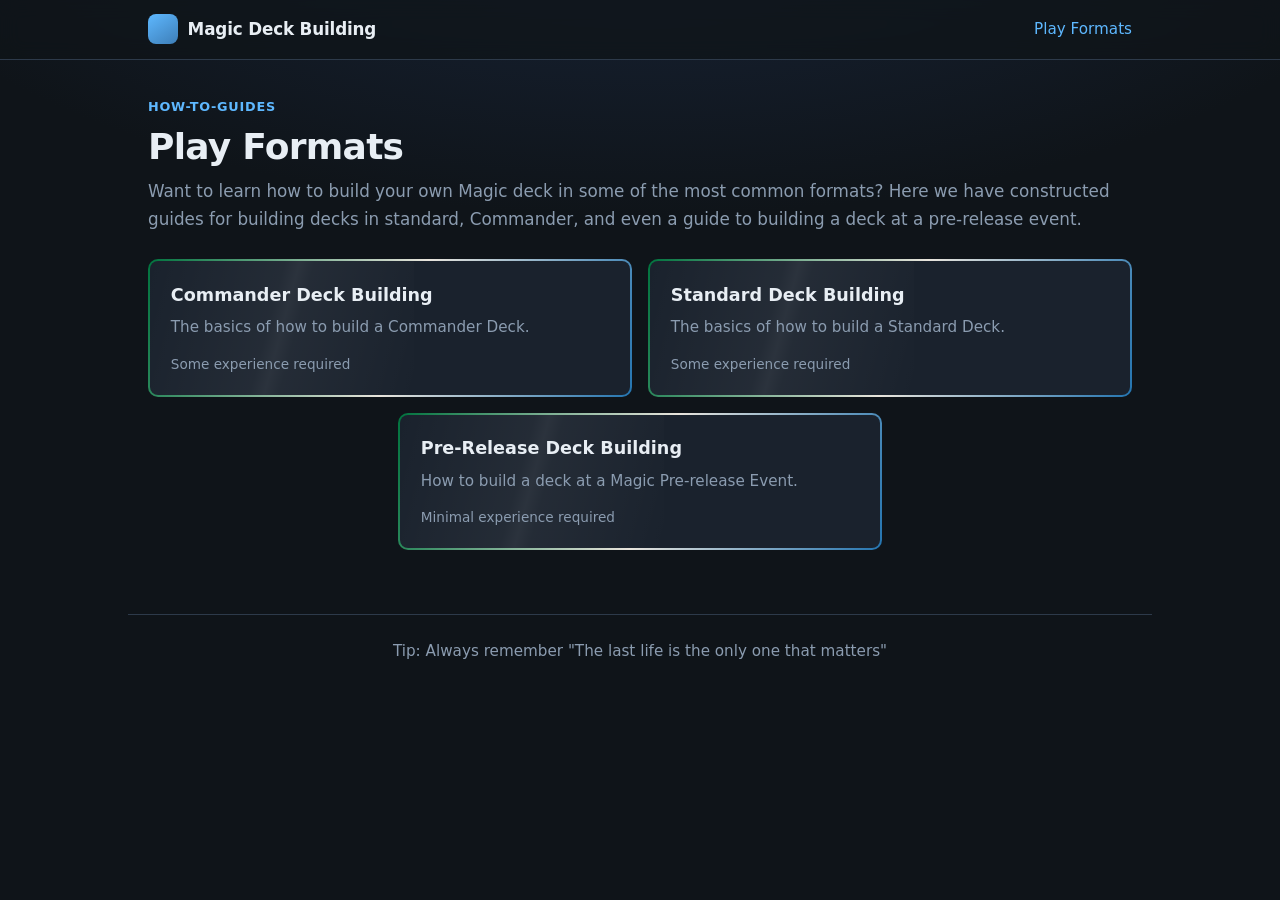
<file: index.html>
<!DOCTYPE html>
<html lang="en">
  <head>
    <meta charset="utf-8" />
    <meta name="viewport" content="width=device-width, initial-scale=1" />
    <title>MAgic Deck Building</title>
    <meta http-equiv="refresh" content="0; url=tutorial/index.html" />
    <link rel="canonical" href="tutorial/index.html" />
    <script>
      // Prefer a real redirect (better than meta refresh).
      window.location.replace("tutorial/index.html");
    </script>
  </head>
  <body>
    <noscript>
      <p><a href="tutorial/index.html">Open tutorials</a></p>
    </noscript>
    <p><a href="tutorial/index.html">Open tutorials</a></p>
  </body>
</html>
</file>
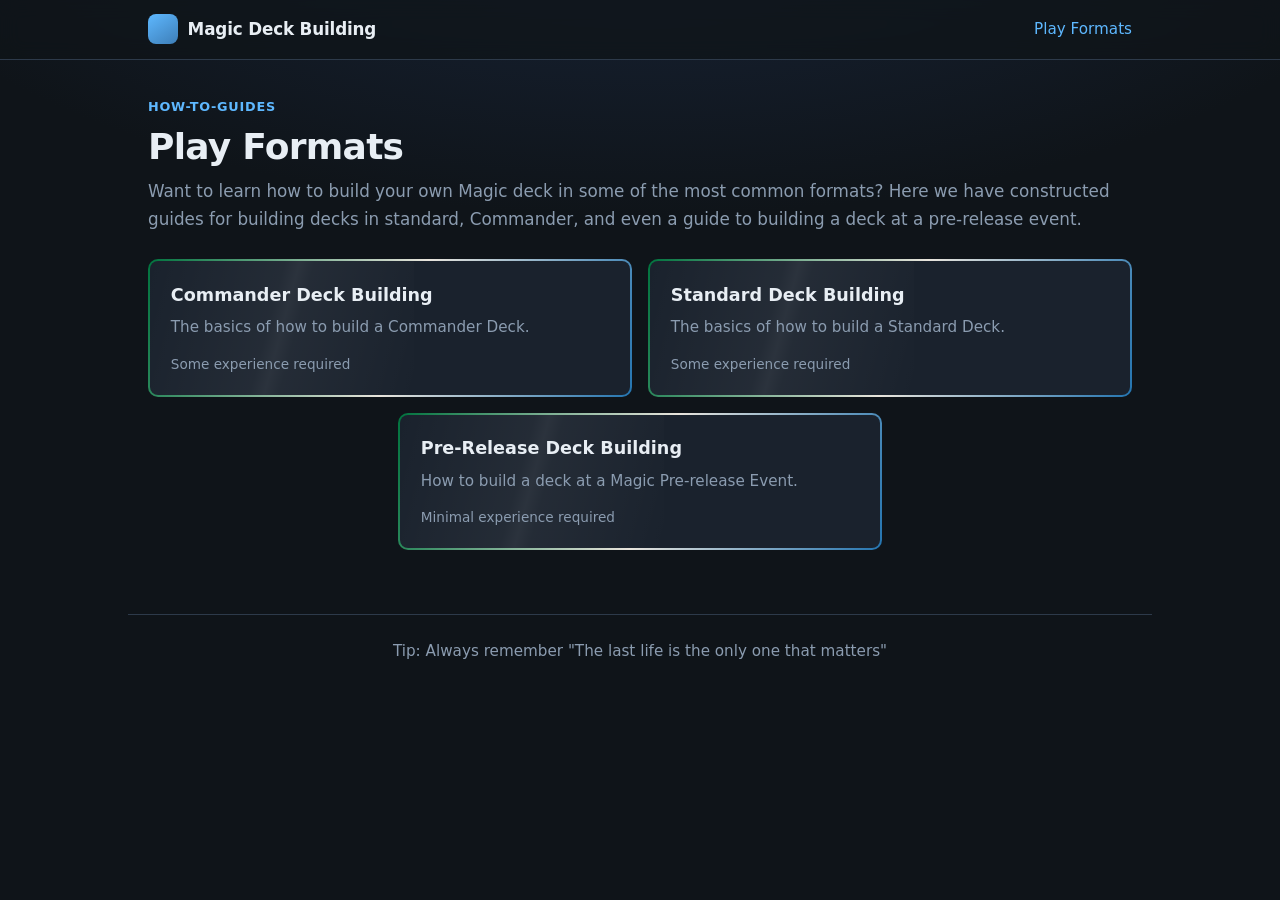
<file: tutorial/index.html>
<!DOCTYPE html>
<html lang="en">
  <head>
    <meta charset="utf-8" />
    <meta name="viewport" content="width=device-width, initial-scale=1" />
    <title>How to Build a Magic: The Gathering Deck</title>
    <link rel="stylesheet" href="assets/tutorial.css" />
  </head>
  <body>
    <header class="site-topbar">
      <div class="topbar-inner">
        <a class="brand" href="../index.html">
          <span class="brand-badge" aria-hidden="true"></span>
          <span>Magic Deck Building</span>
        </a>
        <nav class="topbar-links" aria-label="Primary">
          <a href="index.html" aria-current="page">Play Formats</a>
        </nav>
      </div>
    </header>

    <main class="hub">
      <p class="eyebrow">How-To-Guides</p>
      <h1>Play Formats</h1>
      <p class="lede">
        Want to learn how to build your own Magic deck in some of the most common formats?
Here we have constructed guides for building decks in standard, Commander, and even a guide to building a deck at a pre-release event.
      </p>

      <div class="cards">
        <a class="card" href="getting-started.html">
          <h2>Commander Deck Building</h2>
          <p>The basics of how to build a Commander Deck.</p>
          <div class="meta">Some experience required</div>
        </a>

        <a class="card" href="building-your-first-deck.html">
          <h2>Standard Deck Building</h2>
          <p>The basics of how to build a Standard Deck.</p>
          <div class="meta">Some experience required</div>
        </a>

        <a class="card" href="troubleshooting.html">
          <h2>Pre-Release Deck Building</h2>
          <p>How to build a deck at a Magic Pre-release Event.</p>
          <div class="meta">Minimal experience required</div>
        </a>
      </div>
    </main>

    <footer class="page-footer">
      <p>Tip: Always remember "The last life is the only one that matters" </p>
    </footer>
  </body>
</html>
</file>
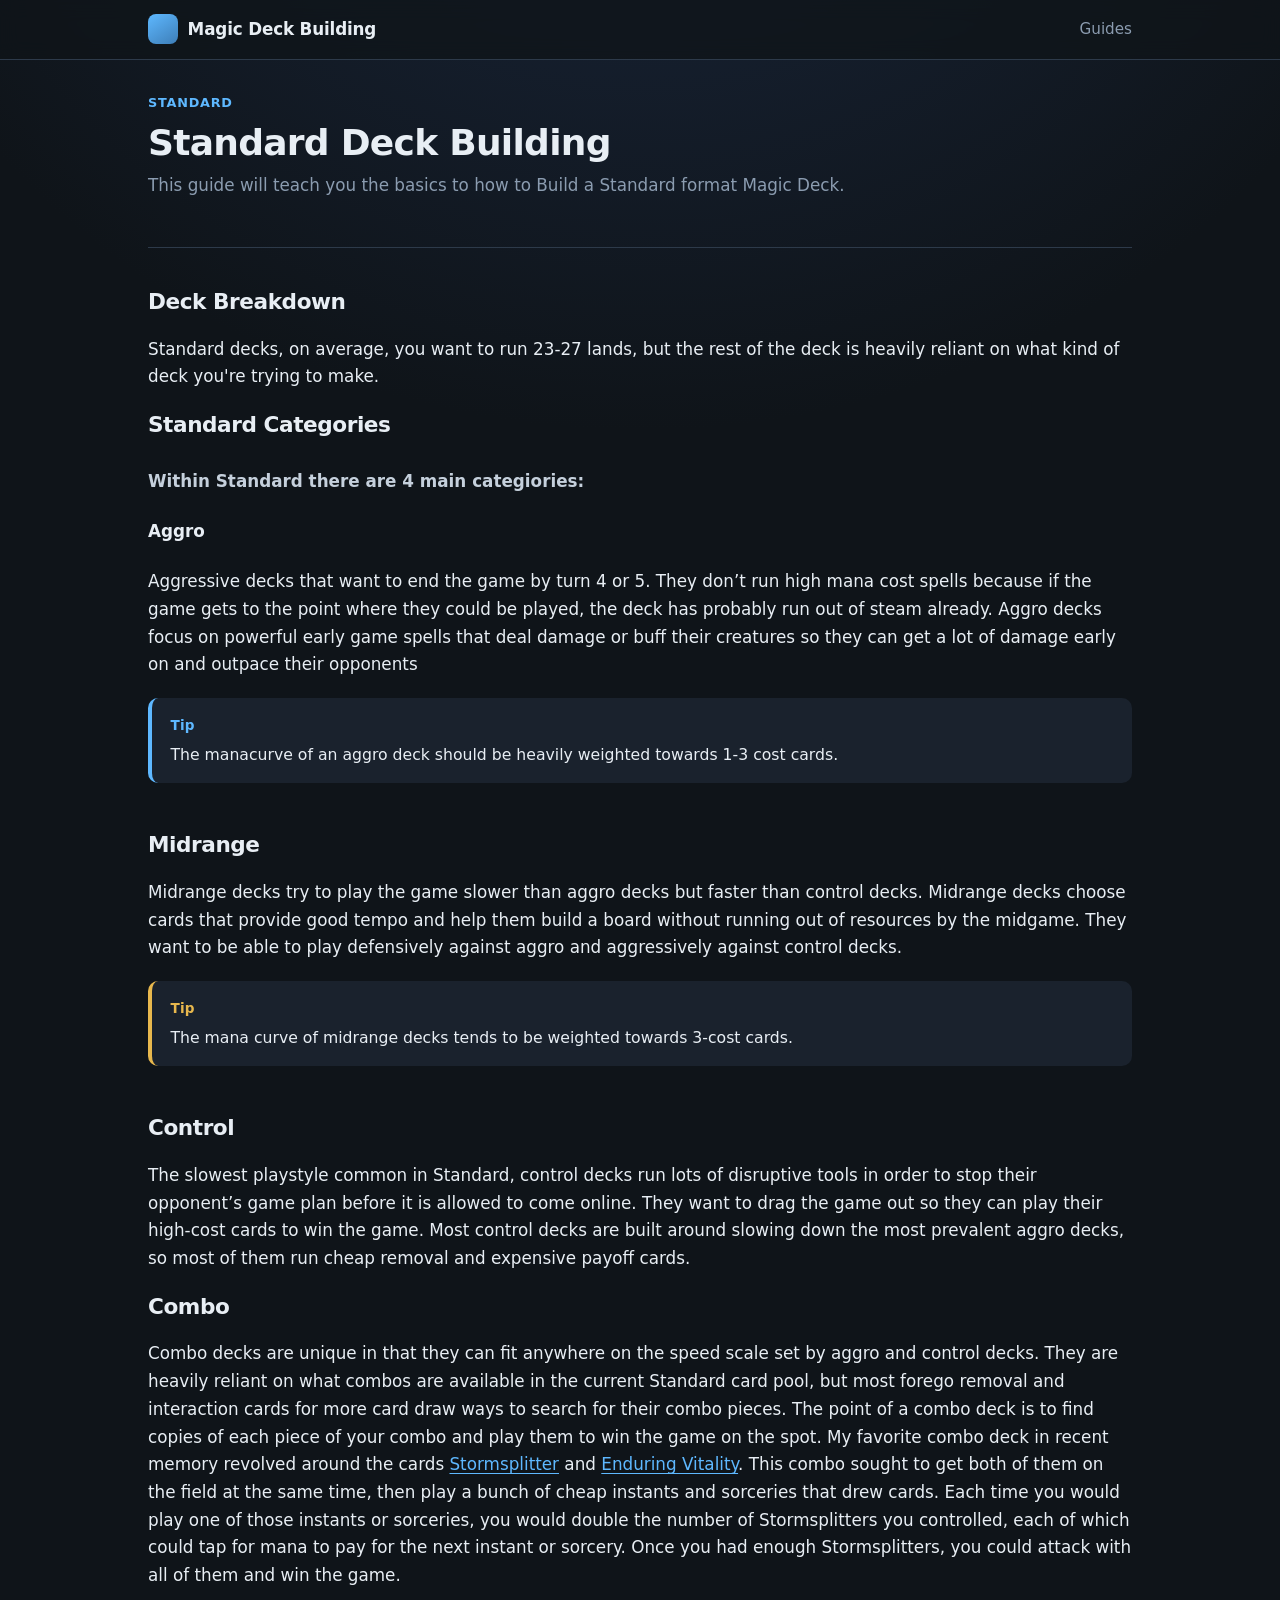
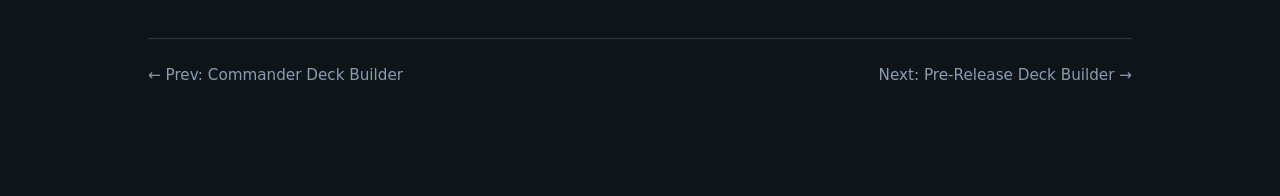
<file: tutorial/building-your-first-deck.html>
<!DOCTYPE html>
<html lang="en">
  <head>
    <meta charset="utf-8" />
    <meta name="viewport" content="width=device-width, initial-scale=1" />
    <title>Standard Deck Building</title>
    <link rel="stylesheet" href="assets/tutorial.css" />
  </head>
  <body>
    <header class="site-topbar">
      <div class="topbar-inner">
        <a class="brand" href="../index.html">
          <span class="brand-badge" aria-hidden="true"></span>
          <span>Magic Deck Building</span>
        </a>
        <nav class="topbar-links" aria-label="Primary">
          <a href="index.html">Guides</a>
        </nav>
      </div>
    </header>

    <div class="wrap">
      <main>
        <article>
          <header>
            <p class="eyebrow">Standard</p>
            <h1>Standard Deck Building</h1>
            <p class="lede">
              This guide will teach you the basics to how to Build a Standard format Magic Deck.
            </p>
          </header>

          <section id="goal" aria-labelledby="goal-h">
            <h2 id="goal-h">Deck Breakdown</h2>
            <p>
              Standard decks, on average,  you want to run 23-27 lands, but the rest of the deck is heavily reliant on what kind of deck you're trying to make.
            </p>
            <section id="goal" aria-labelledby="goal-h">
              <h2 id="goal-h">Standard Categories</h2>
               <h3>Within Standard there are 4 main categiories:</h3>
               
               <h4>Aggro</h4>
                <p>
                  Aggressive decks that want to end the game by turn 4 or 5. They don’t run high mana cost spells because if the game gets to the point where they
                   could be played, the deck has probably run out of steam already. Aggro decks focus on powerful early game spells that deal damage or buff their
                    creatures so they can get a lot of damage early on and outpace their opponents
                </p>
            
            <div class="callout">
              <strong>Tip</strong>
              The manacurve of an aggro deck should be heavily weighted towards 1-3 cost cards.
            </div>
          </section>

          <section id="prereq" aria-labelledby="prereq-h">
            <h2 id="prereq-h">Midrange</h2>
            <p>
              Midrange decks try to play the game slower than aggro decks but faster than control decks. Midrange decks choose cards that provide good tempo and help 
              them build a board without running out of resources by the midgame. They want to be able to play defensively against aggro and aggressively against control decks.
            </p>
            <div class="callout warn">
              <strong>Tip</strong>
              The mana curve of midrange decks tends to be weighted towards 3-cost cards.
            </div>
          </section>

          <section id="steps" aria-labelledby="steps-h">
            <h2 id="steps-h">Control</h2>
              <p>
                The slowest playstyle common in Standard, control decks run lots of disruptive tools in order to stop their opponent’s game plan before it is allowed to come online. 
                They want to drag the game out so they can play their high-cost cards to win the game. Most control decks are built around slowing down the most prevalent aggro 
                decks, so most of them run cheap removal and expensive payoff cards.
              </p>

          <section id="next" aria-labelledby="next-h">
            <h2 id="next-h">Combo</h2>
            <p>
              Combo decks are unique in that they can fit anywhere on the speed scale set by aggro and control decks. They are heavily reliant on what combos are available in 
              the current Standard card pool, but most forego removal and interaction cards for more card draw ways to search for their combo pieces. The point of a combo deck 
              is to find copies of each piece of your combo and play them to win the game on the spot. My favorite combo deck in recent memory revolved around the cards 
              <a href=”https://scryfall.com/card/blb/154/stormsplitter”>Stormsplitter</a> and <a href=”https://scryfall.com/card/dsk/176/enduring-vitality”>Enduring Vitality</a>. 
              This combo sought to get both of them on the field at the same time, then play a bunch of cheap instants and sorceries that drew cards. Each time you would play one 
              of those instants or sorceries, you would double the number of Stormsplitters you controlled, each of which could tap for mana to pay for the next instant or sorcery. 
              Once you had enough Stormsplitters, you could attack with all of them and win the game.
            </p>
          </section>

          <div class="pager" aria-label="Tutorial navigation">
            <a href="getting-started.html">← Prev: Commander Deck Builder</a>
            <a href="troubleshooting.html">Next: Pre-Release Deck Builder →</a>
          </div>
        </article>
      </main>
    </div>

  </body>
</html>
</file>
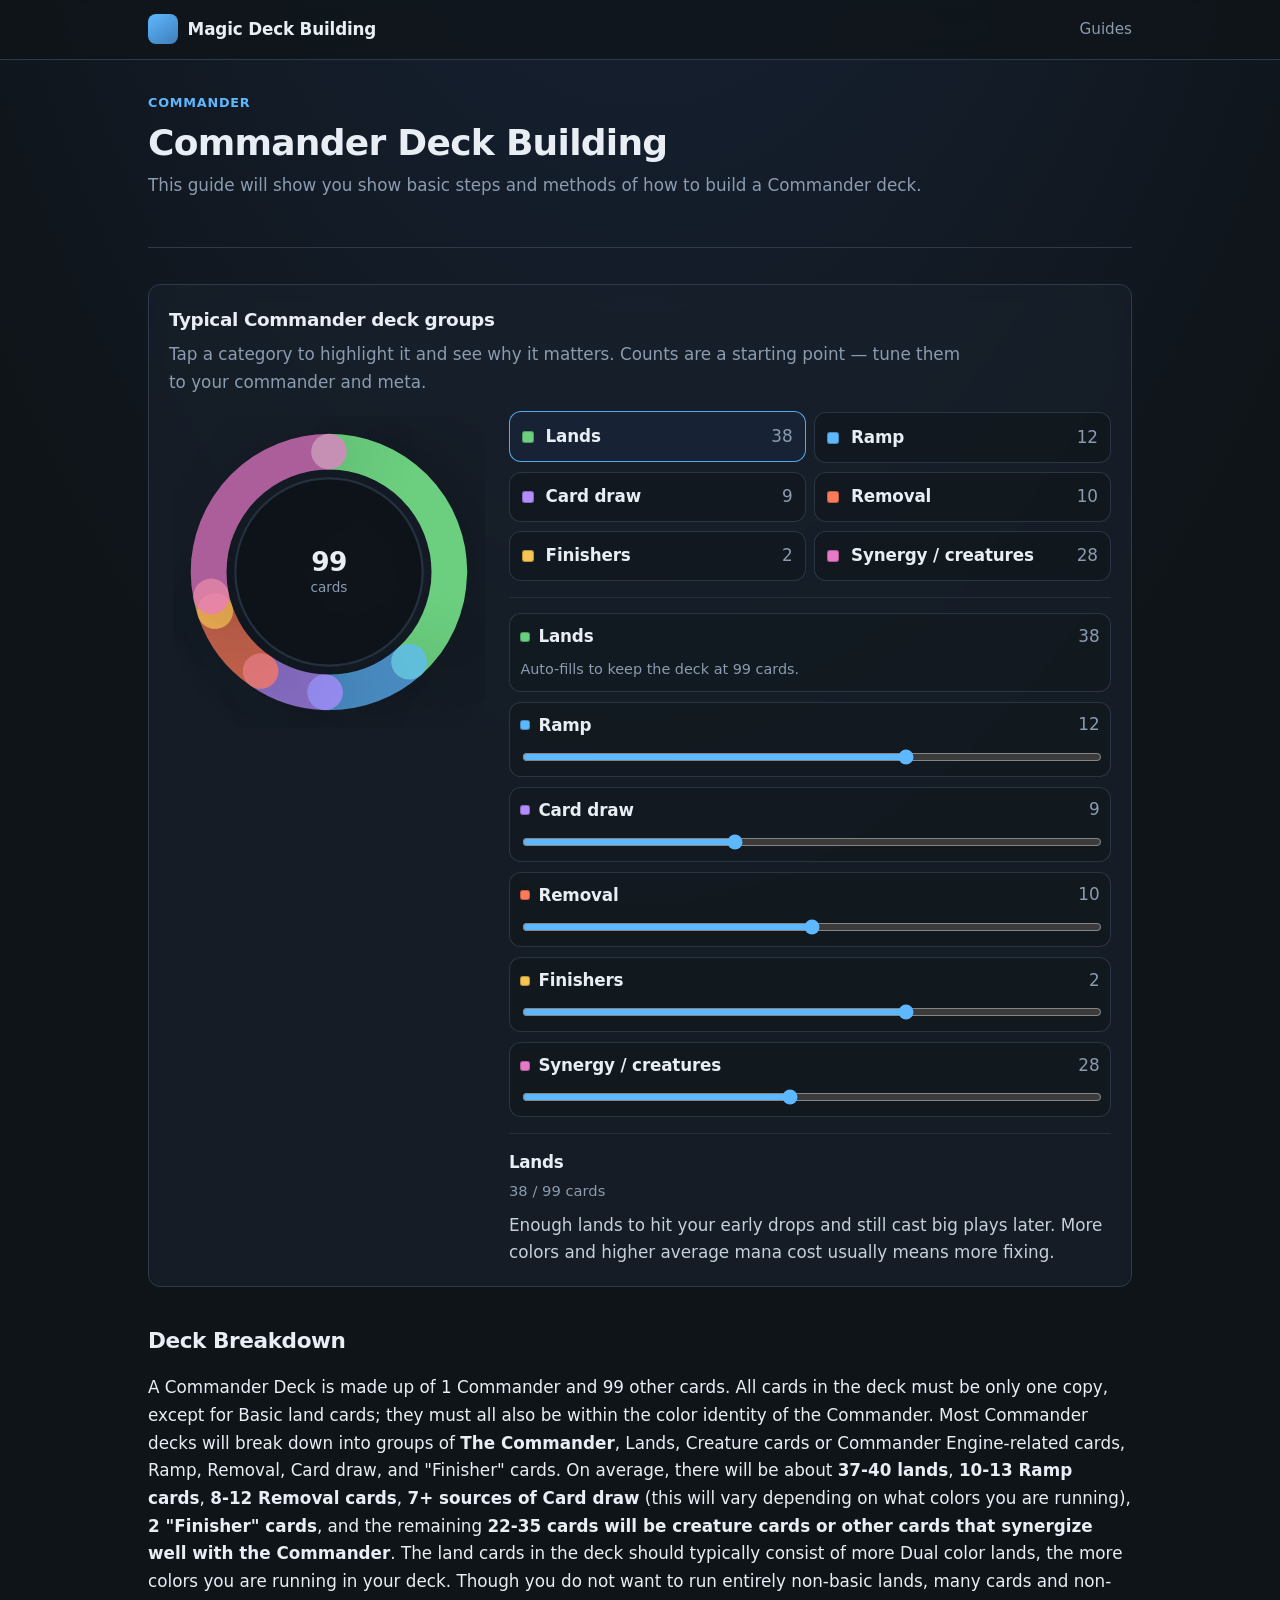
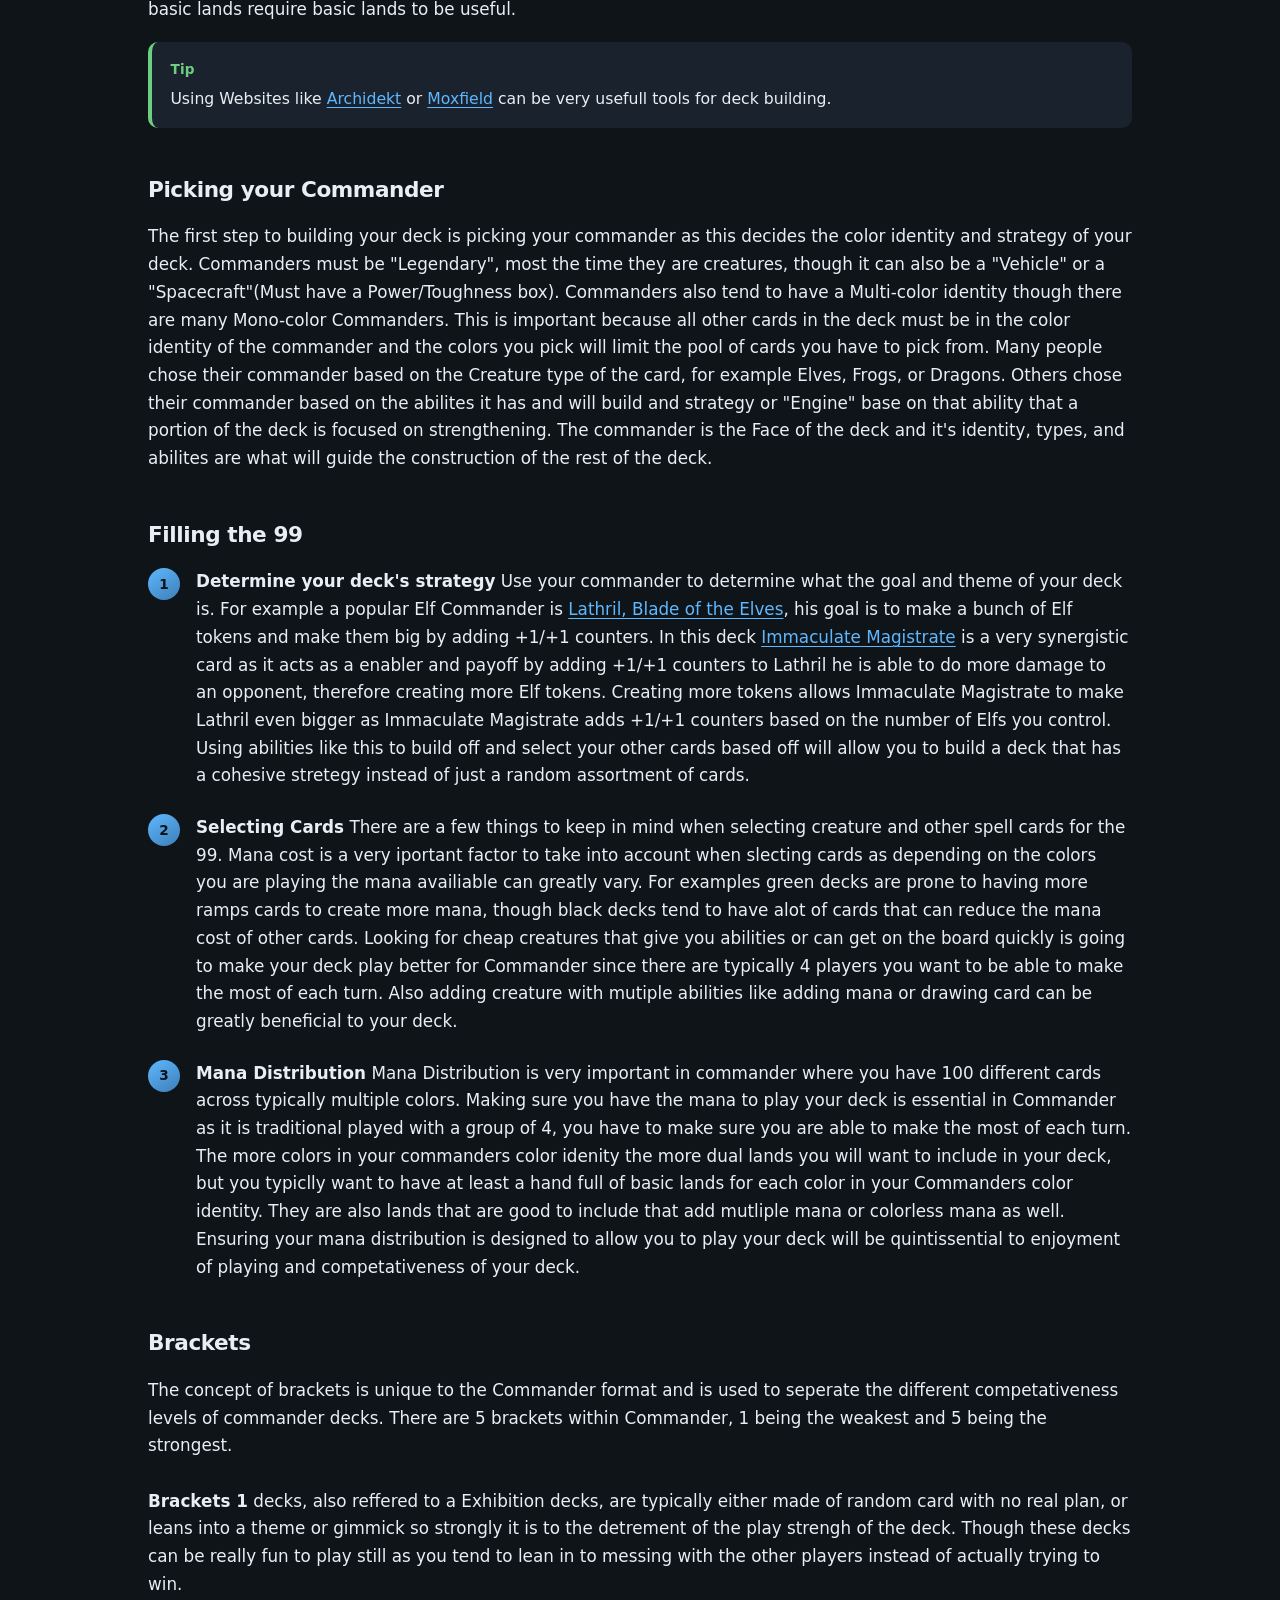
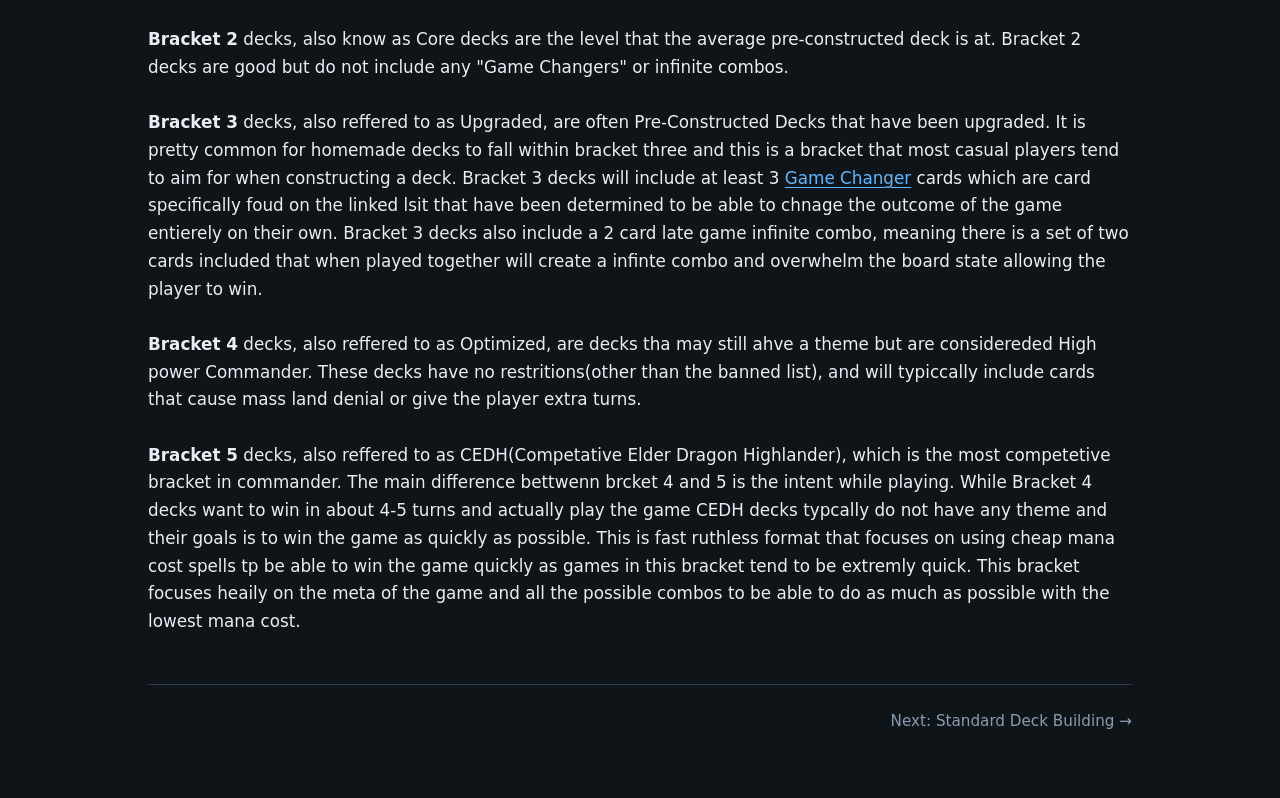
<file: tutorial/getting-started.html>
<!DOCTYPE html>
<html lang="en">
  <head>
    <meta charset="utf-8" />
    <meta name="viewport" content="width=device-width, initial-scale=1" />
    <title>Commander Deck Building </title>
    <link rel="stylesheet" href="assets/tutorial.css" />
  </head>
  <body>
    <header class="site-topbar">
      <div class="topbar-inner">
        <a class="brand" href="../index.html">
          <span class="brand-badge" aria-hidden="true"></span>
          <span>Magic Deck Building</span>
        </a>
        <nav class="topbar-links" aria-label="Primary">
          <a href="index.html">Guides</a>
        </nav>
      </div>
    </header>

    <div class="wrap">
      <main>
        <article>
          <header>
            <p class="eyebrow">Commander</p>
            <h1>Commander Deck Building</h1>
            <p class="lede">
              This guide will show you show basic steps and methods of how to build a Commander deck.
            </p>
          </header>

          <section class="deckviz" aria-label="Commander deck groups">
            <div class="deckviz-top">
              <h2 class="deckviz-title">Typical Commander deck groups</h2>
              <p class="deckviz-subtitle">
                Tap a category to highlight it and see why it matters. Counts are a starting point — tune them to your commander and meta.
              </p>
            </div>

            <div class="deckviz-grid" data-deck-viz>
              <div class="deckviz-chart" aria-hidden="true">
                <svg class="deckviz-svg" viewBox="0 0 140 140" focusable="false">
                  <g class="deckviz-ring" data-deck-viz-ring></g>
                  <circle class="deckviz-hole" cx="70" cy="70" r="42"></circle>
                </svg>
                <div class="deckviz-center">
                  <div class="deckviz-center-count" data-deck-viz-total>99</div>
                  <div class="deckviz-center-label">cards</div>
                </div>
              </div>

              <div class="deckviz-controls" aria-label="Deck groups">
                <div class="deckviz-buttons" role="list" data-deck-viz-buttons></div>
                <div class="deckviz-sliders" aria-label="Adjust counts" data-deck-viz-sliders></div>
                <div class="deckviz-detail" aria-live="polite">
                  <div class="deckviz-detail-title" data-deck-viz-title></div>
                  <div class="deckviz-detail-meta" data-deck-viz-meta></div>
                  <p class="deckviz-detail-body" data-deck-viz-body></p>
                </div>
              </div>
            </div>
          </section>

          <section id="intro" aria-labelledby="intro-h">
            <h2 id="intro-h">Deck Breakdown</h2>
            <p>
              A Commander Deck is made up of 1 Commander and 99 other cards. All cards in the deck must be only one copy, except for Basic land cards; they must all also be within the color identity of the Commander.
              Most Commander decks will break down into groups of <strong>The Commander</strong>, Lands, Creature cards or Commander Engine-related cards, Ramp, Removal, Card draw, and "Finisher" cards.
              On average, there will be about <strong>37-40 lands</strong>, <strong>10-13 Ramp cards</strong>, <strong>8-12 Removal cards</strong>, <strong>7+ sources of Card draw</strong> (this will vary depending on what colors you are running), <strong>2 "Finisher" cards</strong>,
              and the remaining <strong>22-35 cards will be creature cards or other cards that synergize well with the Commander</strong>. The land cards in the deck should typically consist of more Dual
              color lands, the more colors you are running in your deck. Though you do not want to run entirely non-basic lands, many cards and non-basic lands require basic lands to be useful.
            </p>
              
            <div class="callout tip">
              <strong>Tip</strong>
              Using Websites like <a href="https://archidekt.com/">Archidekt</a> or <a href="https://moxfield.com">Moxfield</a> can be very usefull tools for deck building.
            </div>
          </section>

          <section id="structure" aria-labelledby="structure-h">
            <h2 id="structure-h">Picking your Commander</h2>
            <p>
              The first step to building your deck is picking your commander as this decides the color identity and strategy of your deck. Commanders must be "Legendary", most the time they are creatures, though it can also 
              be a "Vehicle" or a "Spacecraft"(Must have a Power/Toughness box). Commanders also tend to have a Multi-color identity though there are many Mono-color Commanders. This is important
              because all other cards in the deck must be in the color identity of the commander and the colors you pick will limit the pool of cards you have to pick from. Many people chose their commander based on 
              the Creature type of the card, for example Elves, Frogs, or Dragons. Others chose their commander based on the abilites it has and will build and strategy or "Engine" base on that ability that a portion 
              of the deck is focused on strengthening. The commander is the Face of the deck and it's identity, types, and abilites are what will guide the construction of the rest of the deck. 
            </p>
          </section>

          <section id="new-page" aria-labelledby="new-page-h">
            <h2 id="new-page-h">Filling the 99</h2>
            <ol class="steps">
              <li>
                <p>
                  <strong>Determine your deck's strategy</strong> 
                  Use your commander to determine what the goal and theme of your deck is. For example a popular Elf Commander is <a href="https://www.tcgplayer.com/product/591742/magic-foundations-lathril-blade-
                  of-the-elves?page=1&Language=English">Lathril, Blade of the Elves</a>, his goal is to make a bunch of Elf tokens and make them big by adding +1/+1 counters. In this deck <a href="https://www.tcgplayer.com
                  /product/226769/magic-commander-legends-immaculate-magistrate?Language=English&page=1">Immaculate Magistrate</a> is a very synergistic card as it acts as a enabler and payoff by adding +1/+1 counters to Lathril he
                   is able to do more damage to an opponent, therefore creating more Elf tokens. Creating more tokens allows Immaculate Magistrate to make Lathril even bigger as Immaculate Magistrate adds +1/+1 counters 
                   based on the number of Elfs you control. Using abilities like this to build off and select your other cards based off will allow you to build a deck that has a cohesive stretegy instead of just a random assortment of cards.

                </p>
              </li>
              <li>
                <p>
                  <strong>Selecting Cards</strong> 
                  There are a few things to keep in mind when selecting creature and other spell cards for the 99. Mana cost is a very iportant factor to take into account when slecting cards as depending on the colors you are playing the 
                  mana availiable can greatly vary. For examples green decks are prone to having more ramps cards to create more mana, though black decks tend to have alot of cards that can reduce the mana cost of other cards. 
                  Looking for cheap creatures that give you abilities or can get on the board quickly is going to make your deck play better for Commander since there are typically 4 players you want to be able to make the most of each turn.
                  Also adding creature with mutiple abilities like adding mana or drawing card can be greatly beneficial to your deck. 
                  
                </p>
              </li>
              <li>
                <p>
                  <strong>Mana Distribution</strong>
                  Mana Distribution is very important in commander where you have 100 different cards across typically multiple colors. Making sure you have the mana to play your deck is essential in Commander as it is traditional
                  played with a group of 4, you have to make sure you are able to make the most of each turn. The more colors in your commanders color idenity the more dual lands you will want to include in your deck, but you 
                  typiclly want to have at least a hand full of basic lands for each color in your Commanders color identity. They are also lands that are good to include that add mutliple mana or colorless mana as well. 
                  Ensuring your mana distribution is designed to allow you to play your deck will be quintissential to enjoyment of playing and competativeness of your deck.   
                </p>
              </li>
            </ol>
          </section>

          <section id="nav" aria-labelledby="nav-h">
            <h2 id="nav-h">Brackets</h2>
            <p>
              The concept of brackets is unique to the Commander format and is used to seperate the different competativeness levels of commander decks. There are 5 brackets within Commander, 1 being the weakest and 5 being the strongest. 
              <br>
              <br>
              <strong>Brackets 1</strong> decks, also reffered to a Exhibition decks, are typically either made of random card with no real plan, or leans into a theme or gimmick so strongly it is to the detrement of the play strengh of 
              the deck. Though these decks can be really fun to play still as you tend to lean in to messing with the other players instead of actually trying to win. 
              <br>
              <br>
              <strong>Bracket 2</strong> decks, also know as Core decks are the 
              level that the average pre-constructed deck is at. Bracket 2 decks are good but do not include any "Game Changers" or infinite combos. 
              <br>
              <br>
              <strong>Bracket 3</strong> decks, also reffered to as Upgraded, are often 
              Pre-Constructed Decks that have been upgraded. It is pretty common for homemade decks to fall within bracket three and this is a bracket that most casual players tend to aim for when constructing a deck. 
              Bracket 3 decks will include at least 3 <a href="https://scryfall.com/search?as=grid&order=color&q=is:gamechanger">Game Changer</a> cards which are card specifically foud on the linked lsit that have been determined to be able
              to chnage the outcome of the game entierely on their own. Bracket 3 decks also include a 2 card late game infinite combo, meaning there is a set of two cards included that when played together will create a infinte combo 
              and overwhelm the board state allowing the player to win. 
              <br>
              <br>
              <strong>Bracket 4</strong> decks, also reffered to as Optimized, are decks tha may still ahve a theme but are considereded High power Commander. These decks have 
              no restritions(other than the banned list), and will typiccally include cards that cause mass land denial or give the player extra turns. 
              <br> 
              <br> 
              <strong>Bracket 5</strong> decks, also reffered to as CEDH(Competative Elder Dragon Highlander),
              which is the most competetive bracket in commander. The main difference bettwenn brcket 4 and 5 is the intent while playing. While Bracket 4 decks want to win in about 4-5 turns and actually play the game CEDH decks 
              typcally do not have any theme and their goals is to win the game as quickly as possible. This is fast ruthless format that focuses on using cheap mana cost spells tp be able to win the game quickly as games in this 
              bracket tend to be extremly quick. This bracket focuses heaily on the meta of the game and all the possible combos to be able to do as much as possible with the lowest mana cost.
            </p>
          </section>

          <div class="pager" aria-label="Tutorial navigation">
            <span></span>
            <a href="building-your-first-deck.html">Next: Standard Deck Building →</a>
          </div>
        </article>
      </main>
    </div>
    <script src="assets/deck-viz.js" defer></script>
  </body>
</html>
</file>
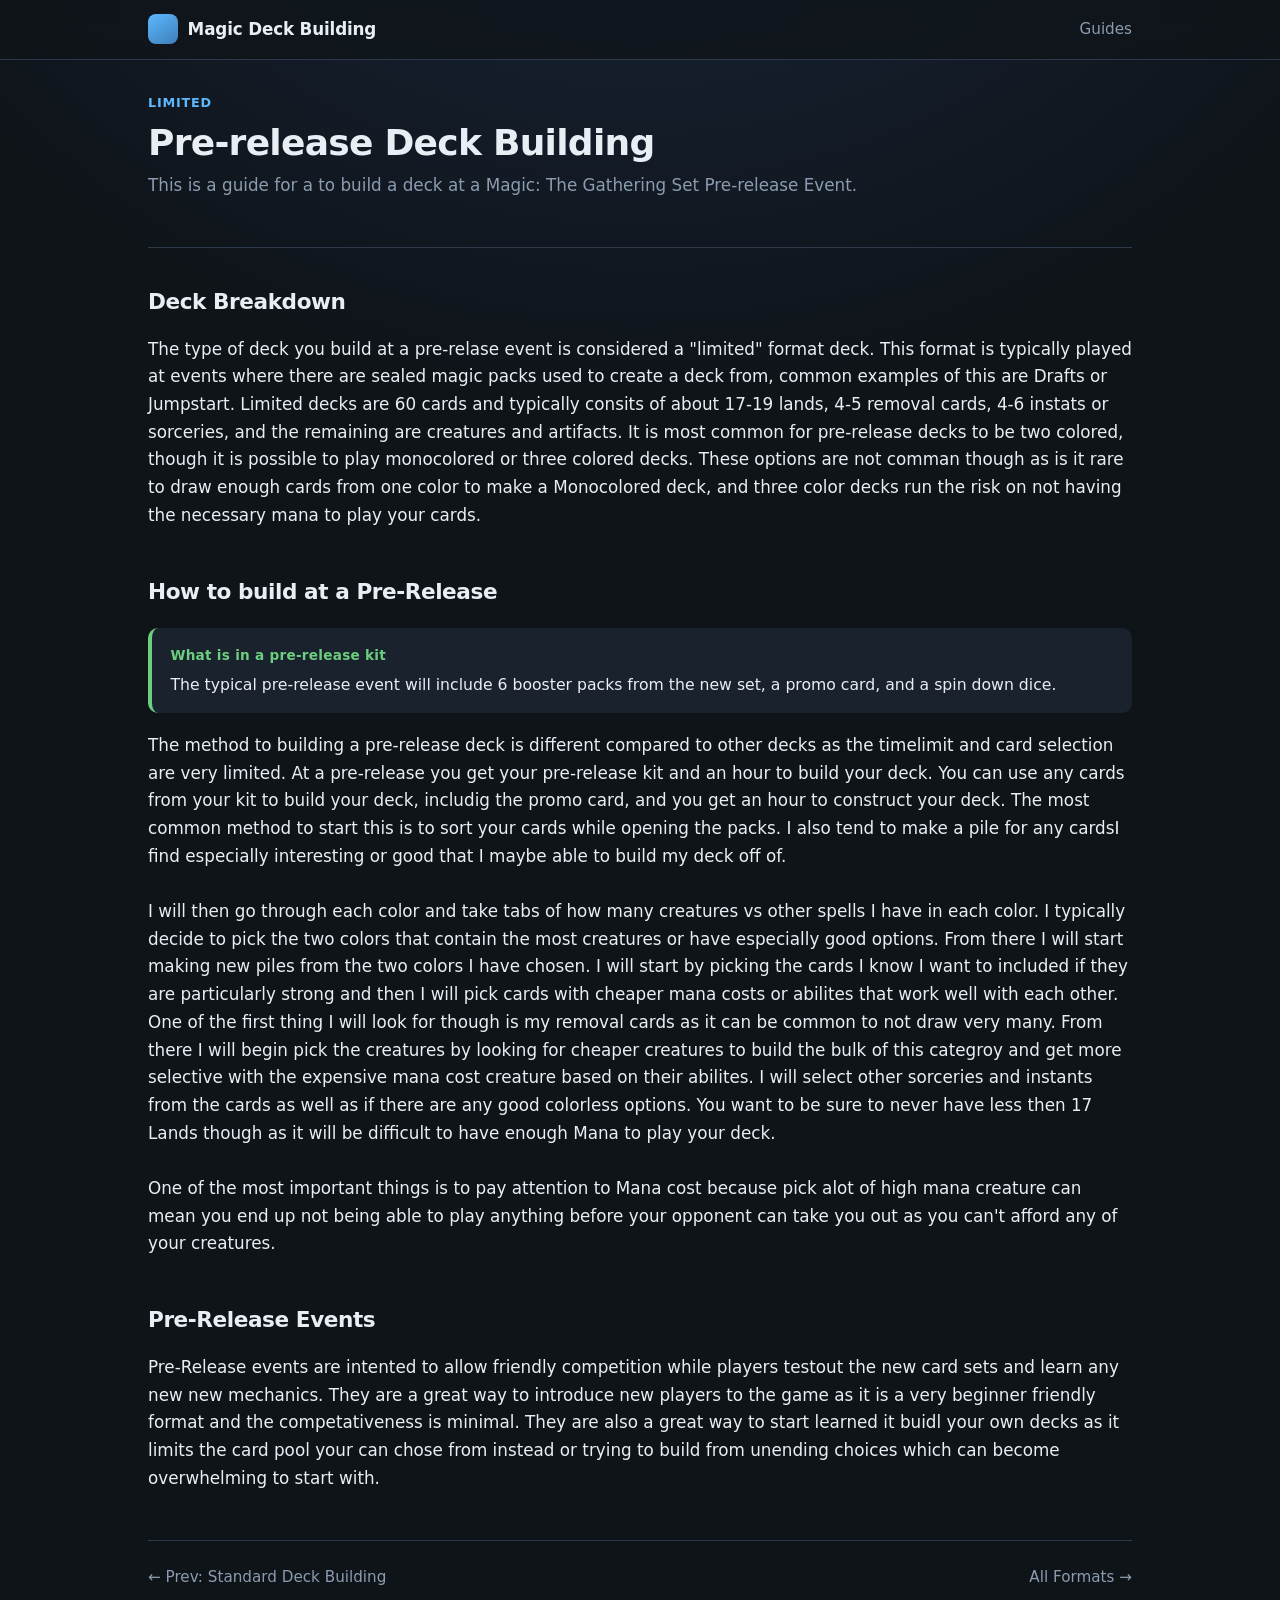
<file: tutorial/troubleshooting.html>
<!DOCTYPE html>
<html lang="en">
  <head>
    <meta charset="utf-8" />
    <meta name="viewport" content="width=device-width, initial-scale=1" />
    <title>Pre-release Deck Building</title>
    <link rel="stylesheet" href="assets/tutorial.css" />
  </head>
  <body>
    <header class="site-topbar">
      <div class="topbar-inner">
        <a class="brand" href="../index.html">
          <span class="brand-badge" aria-hidden="true"></span>
          <span>Magic Deck Building</span>
        </a>
        <nav class="topbar-links" aria-label="Primary">
          <a href="index.html">Guides</a>
        </nav>
      </div>
    </header>

    <div class="wrap">
      <main>
        <article>
          <header>
            <p class="eyebrow">Limited</p>
            <h1>Pre-release Deck Building</h1>
            <p class="lede">
              This is a guide for a to build a deck at a Magic: The Gathering Set Pre-release Event. 
            </p>
          </header>

          <section id="common" aria-labelledby="common-h">
            <h2 id="common-h">Deck Breakdown</h2>
            <p> 
              The type of deck you build at a pre-relase event is considered a "limited" format deck. This format is typically played at events where there are sealed magic packs used to create a deck 
              from, common examples of this are Drafts or Jumpstart. Limited decks are 60 cards and typically consits of about 17-19 lands, 4-5 removal cards, 4-6 instats or sorceries, and the remaining are creatures and artifacts.
              It is most common for pre-release decks to be two colored, though it is possible to play monocolored or three colored decks. These options are not comman though as is it rare to draw enough 
              cards from one color to make a Monocolored deck, and three color decks run the risk on not having the necessary mana to play your cards. 
            </p>

          </section>

          <section id="tips" aria-labelledby="tips-h">
            <h2 id="tips-h">How to build at a Pre-Release</h2>
            <div class="callout tip">
              <strong>What is in a pre-release kit</strong>
              The typical pre-release event will include 6 booster packs from the new set, a promo card, and a spin down dice.
            </div>
            <p>The method to building a pre-release deck is different compared to other decks as the timelimit and card selection are very limited. At a pre-release you get your pre-release kit and an hour 
              to build your deck. You can use any cards from your kit to build your deck, includig the promo card, and you get an hour to construct your deck. The most common method to start this is to sort your cards while 
              opening the packs. I also tend to make a pile for any cardsI find especially interesting or good that I maybe able to build my deck off of. 
              <br>
              <br>
              I will then go through each color and take tabs of how many creatures vs other spells I have in each color. I typically decide to pick the two colors that contain the most creatures or have especially good options. 
              From there I will start making new piles from the two colors I have chosen. I will start by picking the cards I know I want to included if they are particularly strong and then I will pick cards with cheaper mana 
              costs or abilites that work well with each other. One of the first thing I will look for though is my removal cards as it can be common to not draw very many. From there I will begin pick the creatures by looking
              for cheaper creatures to build the bulk of this categroy and get more selective with the expensive mana cost creature based on their abilites. I will select other sorceries and instants from the cards as well as 
              if there are any good colorless options. You want to be sure to never have less then 17 Lands though as it will be difficult to have enough Mana to play your deck. 
              <br>
              <br>
              One of the most important things is to pay attention to Mana cost because pick alot of high mana creature can mean you end up not being able to play anything before your opponent can take you out as you can't 
              afford any of your creatures. 
            </p>
          </section>

          <section id="help" aria-labelledby="help-h">
            <h2 id="help-h">Pre-Release Events</h2>
            <p>
              Pre-Release events are intented to allow friendly competition while players testout the new card sets and learn any new new mechanics. They are a great way to introduce new players to the game as it is a very beginner 
              friendly format and the competativeness is minimal. They are also a great way to start learned it buidl your own decks as it limits the card pool your can chose from instead or trying to build from unending choices 
              which can become overwhelming to start with. 
            </p>
          </section>

          <div class="pager" aria-label="Tutorial navigation">
            <a href="building-your-first-deck.html">← Prev: Standard Deck Building</a>
            <a href="index.html">All Formats →</a>
          </div>
        </article>
      </main>
    </div>

  </body>
</html>
</file>
<file: tutorial/assets/tutorial.css>
/* Tutorial website framework (multi-page, static). */

:root {
  --bg: #0f1419;
  --surface: #1a222d;
  --border: #2d3a4a;
  --text: #e8eef4;
  --muted: #8b9cb0;
  --accent: #5eb8ff;
  --accent-dim: #3d7eb8;
  --success: #6bcf7f;
  --warning: #e8b84d;
  --radius: 10px;
  --font: "Segoe UI", system-ui, -apple-system, sans-serif;
  --mono: "Cascadia Code", "Consolas", ui-monospace, monospace;
  --page-max: 1024px;
}

*,
*::before,
*::after {
  box-sizing: border-box;
}

body {
  margin: 0;
  min-height: 100vh;
  font-family: var(--font);
  font-size: 1.05rem;
  line-height: 1.65;
  color: var(--text);
  background: var(--bg);
  background-image: radial-gradient(
    ellipse 120% 80% at 50% -20%,
    #1a2840 0%,
    transparent 55%
  );
}

a {
  color: var(--accent);
  text-decoration-thickness: 1px;
  text-underline-offset: 3px;
}

a:hover {
  color: #8fd4ff;
}

/* Top nav shared by all pages */
.site-topbar {
  border-bottom: 1px solid var(--border);
  background: rgba(15, 20, 25, 0.75);
  backdrop-filter: blur(10px);
}

.topbar-inner {
  max-width: var(--page-max);
  margin: 0 auto;
  padding: 0.9rem 1.25rem;
  display: flex;
  align-items: center;
  justify-content: space-between;
  gap: 1rem;
}

.brand {
  display: inline-flex;
  align-items: center;
  gap: 0.6rem;
  text-decoration: none;
  color: var(--text);
  font-weight: 700;
  letter-spacing: -0.01em;
}

.brand-badge {
  width: 30px;
  height: 30px;
  border-radius: 8px;
  background: linear-gradient(145deg, var(--accent), var(--accent-dim));
}

.topbar-links {
  display: flex;
  gap: 0.9rem;
  align-items: center;
}

.topbar-links a {
  color: var(--muted);
  text-decoration: none;
  font-size: 0.95rem;
}

.topbar-links a:hover,
.topbar-links a[aria-current="page"] {
  color: var(--accent);
}

/* Hub (tutorial index) */
.hub {
  max-width: var(--page-max);
  margin: 0 auto;
  padding: 2.25rem 1.25rem 4rem;
}

.eyebrow {
  margin: 0 0 0.5rem;
  font-size: 0.8rem;
  font-weight: 650;
  letter-spacing: 0.06em;
  text-transform: uppercase;
  color: var(--accent);
}

.hub h1 {
  margin: 0 0 0.65rem;
  font-size: clamp(1.75rem, 4vw, 2.25rem);
  letter-spacing: -0.02em;
  line-height: 1.2;
}

.lede {
  margin: 0 0 1.6rem;
  color: var(--muted);
}

.cards {
  display: flex;
  flex-wrap: wrap;
  gap: 1rem;
  justify-content: center;
}

.cards .card {
  flex: 1 1 100%;
  max-width: 100%;
}

@media (min-width: 700px) {
  .cards .card {
    flex: 0 1 calc((100% - 1rem) / 2);
    max-width: calc((100% - 1rem) / 2);
  }
}

@keyframes card-rainbow-shift {
  0% {
    background-position: 0% 0%, 0% 50%;
  }
  100% {
    background-position: 0% 0%, 200% 50%;
  }
}

@keyframes card-shine {
  0% {
    transform: translateX(-120%) skewX(-12deg);
  }
  100% {
    transform: translateX(120%) skewX(-12deg);
  }
}

.card {
  display: block;
  position: relative;
  padding: 1.2rem 1.3rem;
  border-radius: var(--radius);
  overflow: hidden;
  border: 2px solid transparent;
  background-image: linear-gradient(var(--surface), var(--surface)),
    linear-gradient(
      110deg,
      #00733e,
      #e8e4dc,
      #0e68ab,
      #3d3538,
      #c8202e,
      #00733e
    );
  background-size: 100% 100%, 280% 100%;
  background-origin: padding-box, border-box;
  background-clip: padding-box, border-box;
  text-decoration: none;
  color: inherit;
  animation: card-rainbow-shift 10s linear infinite;
  transition: transform 0.22s ease, box-shadow 0.22s ease, filter 0.22s ease;
}

.card::after {
  content: "";
  position: absolute;
  top: 0;
  bottom: 0;
  left: 0;
  width: 55%;
  z-index: 0;
  background: linear-gradient(
    105deg,
    transparent 0%,
    rgba(255, 255, 255, 0.06) 45%,
    rgba(255, 255, 255, 0.1) 50%,
    rgba(255, 255, 255, 0.06) 55%,
    transparent 100%
  );
  pointer-events: none;
  opacity: 0.75;
  animation: card-shine 4.5s ease-in-out infinite;
}

.card > * {
  position: relative;
  z-index: 1;
}

.card:hover {
  transform: translateY(-3px);
  filter: brightness(1.06);
  box-shadow: 0 12px 28px rgba(0, 0, 0, 0.35),
    0 0 0 1px rgba(94, 184, 255, 0.12), 0 0 32px rgba(94, 184, 255, 0.18);
  animation-duration: 4s;
}

.card:hover::after {
  animation-duration: 2.2s;
}

.card:focus-visible {
  outline: 2px solid var(--accent);
  outline-offset: 3px;
}

@media (prefers-reduced-motion: reduce) {
  .card,
  .card::after {
    animation: none;
  }

  .card {
    background: var(--surface);
    border: 1px solid var(--border);
  }

  .card::after {
    display: none;
  }

  .card:hover {
    transform: none;
    filter: none;
  }
}

.card h2 {
  margin: 0 0 0.35rem;
  font-size: 1.1rem;
  font-weight: 700;
}

.card p {
  margin: 0;
  font-size: 0.95rem;
  color: var(--muted);
}

.meta {
  margin-top: 0.8rem;
  font-size: 0.85rem;
  color: var(--muted);
}

/* Article layout */
.wrap {
  max-width: var(--page-max);
  width: 100%;
  margin: 0 auto;
  padding: 2rem 1.25rem 4rem;
}

main {
  min-width: 0;
}

article > header {
  margin-bottom: 2.25rem;
  padding-bottom: 1.35rem;
  border-bottom: 1px solid var(--border);
}

/* Commander deck viz (interactive) */
.deckviz {
  margin: 1.25rem 0 2.25rem;
  border: 1px solid var(--border);
  border-radius: calc(var(--radius) + 2px);
  background: rgba(26, 34, 45, 0.6);
  backdrop-filter: blur(8px);
  padding: 1.25rem 1.25rem 1.15rem;
}

.deckviz-top {
  margin-bottom: 1rem;
}

.deckviz-title {
  margin: 0 0 0.35rem;
  font-size: 1.15rem;
  font-weight: 780;
  letter-spacing: -0.02em;
}

.deckviz-subtitle {
  margin: 0;
  color: var(--muted);
  max-width: 75ch;
}

.deckviz-grid {
  display: grid;
  grid-template-columns: 1fr;
  gap: 1rem;
  align-items: start;
}

@media (min-width: 820px) {
  .deckviz-grid {
    grid-template-columns: 320px 1fr;
    gap: 1.25rem;
  }
}

.deckviz-chart {
  position: relative;
  display: grid;
  place-items: center;
  padding: 0.25rem;
}

.deckviz-svg {
  width: min(320px, 100%);
  height: auto;
  display: block;
}

.deckviz-hole {
  fill: rgba(15, 20, 25, 0.92);
  stroke: rgba(45, 58, 74, 0.75);
  stroke-width: 1;
}

.deckviz-center {
  position: absolute;
  text-align: center;
  pointer-events: none;
}

.deckviz-center-count {
  font-size: 1.65rem;
  font-weight: 850;
  letter-spacing: -0.02em;
  line-height: 1.1;
}

.deckviz-center-label {
  font-size: 0.85rem;
  color: var(--muted);
}

.deckviz-controls {
  min-width: 0;
}

.deckviz-buttons {
  display: grid;
  grid-template-columns: 1fr;
  gap: 0.55rem;
}

@media (min-width: 520px) {
  .deckviz-buttons {
    grid-template-columns: 1fr 1fr;
  }
}

.deckviz-btn {
  width: 100%;
  display: grid;
  grid-template-columns: 14px 1fr auto;
  align-items: center;
  gap: 0.6rem;
  padding: 0.65rem 0.75rem;
  border-radius: 12px;
  border: 1px solid rgba(45, 58, 74, 0.9);
  background: rgba(15, 20, 25, 0.55);
  color: inherit;
  font: inherit;
  text-align: left;
  cursor: pointer;
  transition: transform 0.15s ease, border-color 0.15s ease, background 0.15s ease;
}

.deckviz-btn:hover {
  border-color: rgba(94, 184, 255, 0.55);
  background: rgba(26, 40, 64, 0.35);
}

.deckviz-btn:focus-visible {
  outline: 2px solid var(--accent);
  outline-offset: 2px;
}

.deckviz-btn.is-active {
  border-color: rgba(94, 184, 255, 0.9);
  background: rgba(26, 40, 64, 0.55);
  transform: translateY(-1px);
}

.deckviz-swatch {
  width: 12px;
  height: 12px;
  border-radius: 3px;
  background: var(--swatch, var(--accent));
  box-shadow: 0 0 0 1px rgba(0, 0, 0, 0.25) inset;
}

.deckviz-name {
  font-weight: 650;
  letter-spacing: -0.01em;
}

.deckviz-count {
  color: var(--muted);
  font-variant-numeric: tabular-nums;
}

.deckviz-detail {
  margin-top: 1rem;
  padding-top: 0.9rem;
  border-top: 1px solid rgba(45, 58, 74, 0.65);
}

.deckviz-sliders {
  margin-top: 1rem;
  padding-top: 0.9rem;
  border-top: 1px solid rgba(45, 58, 74, 0.65);
  display: grid;
  gap: 0.6rem;
}

.deckviz-slider {
  display: grid;
  grid-template-columns: 1fr auto;
  gap: 0.5rem 0.75rem;
  align-items: center;
  padding: 0.55rem 0.65rem;
  border-radius: 12px;
  border: 1px solid rgba(45, 58, 74, 0.9);
  background: rgba(15, 20, 25, 0.35);
}

.deckviz-slider-top {
  display: flex;
  align-items: baseline;
  justify-content: space-between;
  gap: 0.75rem;
  grid-column: 1 / -1;
}

.deckviz-slider-name {
  font-weight: 650;
  letter-spacing: -0.01em;
  display: inline-flex;
  align-items: center;
  gap: 0.5rem;
}

.deckviz-slider-name .deckviz-swatch {
  width: 10px;
  height: 10px;
  border-radius: 3px;
}

.deckviz-slider-value {
  color: var(--muted);
  font-variant-numeric: tabular-nums;
}

.deckviz-range {
  width: 100%;
  accent-color: var(--accent);
  grid-column: 1 / -1;
}

.deckviz-slider-hint {
  grid-column: 1 / -1;
  margin: 0;
  font-size: 0.9rem;
  color: var(--muted);
}

.deckviz-detail-title {
  font-weight: 780;
  letter-spacing: -0.02em;
  margin-bottom: 0.15rem;
}

.deckviz-detail-meta {
  color: var(--muted);
  font-size: 0.92rem;
  margin-bottom: 0.55rem;
}

.deckviz-detail-body {
  margin: 0;
  color: #c5d0dc;
}

.deckviz-seg {
  fill: none;
  stroke: var(--seg, var(--accent));
  stroke-width: 16;
  stroke-linecap: round;
  transform: rotate(-90deg);
  transform-origin: 70px 70px;
  filter: drop-shadow(0 10px 14px rgba(0, 0, 0, 0.25));
  opacity: 0.72;
  transition: opacity 0.15s ease, filter 0.15s ease;
  pointer-events: stroke;
}

.deckviz-seg.is-active {
  opacity: 1;
  filter: drop-shadow(0 12px 18px rgba(0, 0, 0, 0.35));
}

@media (prefers-reduced-motion: reduce) {
  .deckviz-seg,
  .deckviz-btn {
    transition: none;
  }
}

h1 {
  margin: 0 0 0.5rem;
  font-size: clamp(1.75rem, 4vw, 2.25rem);
  font-weight: 800;
  letter-spacing: -0.02em;
  line-height: 1.2;
}

section {
  margin-bottom: 2.75rem;
  scroll-margin-top: 1.25rem;
}

section h2 {
  margin: 0 0 1rem;
  font-size: 1.35rem;
  font-weight: 750;
  letter-spacing: -0.02em;
}

section h3 {
  margin: 1.6rem 0 0.6rem;
  font-size: 1.05rem;
  font-weight: 700;
  color: #c5d0dc;
}

p {
  margin: 0 0 1rem;
}

ul,
ol:not(.steps) {
  margin: 0 0 1rem;
  padding-left: 1.35rem;
}

li {
  margin-bottom: 0.35rem;
}

/* Callouts */
.callout {
  margin: 1.15rem 0;
  padding: 1rem 1.15rem;
  border-radius: var(--radius);
  border-left: 4px solid var(--accent);
  background: var(--surface);
  font-size: 0.98rem;
}

.callout strong:first-child {
  display: block;
  margin-bottom: 0.35rem;
  color: var(--accent);
  font-size: 0.85rem;
  letter-spacing: 0.02em;
}

.callout.tip {
  border-left-color: var(--success);
}

.callout.tip strong:first-child {
  color: var(--success);
}

.callout.warn {
  border-left-color: var(--warning);
}

.callout.warn strong:first-child {
  color: var(--warning);
}

/* Code */
pre,
code {
  font-family: var(--mono);
  font-size: 0.88em;
}

pre {
  margin: 1rem 0;
  padding: 1rem 1.15rem;
  overflow-x: auto;
  border-radius: var(--radius);
  background: #0d1117;
  border: 1px solid var(--border);
  line-height: 1.5;
}

/* Numbered steps */
.steps {
  counter-reset: step;
  list-style: none;
  padding: 0;
  margin: 0;
}

.steps > li {
  position: relative;
  margin: 0 0 1.5rem;
  padding-left: 3rem;
  min-height: 2rem;
}

.steps > li::before {
  counter-increment: step;
  content: counter(step);
  position: absolute;
  left: 0;
  top: 0;
  width: 2rem;
  height: 2rem;
  display: flex;
  align-items: center;
  justify-content: center;
  font-size: 0.85rem;
  font-weight: 800;
  color: var(--bg);
  background: linear-gradient(145deg, var(--accent), var(--accent-dim));
  border-radius: 50%;
}

/* Prev/next */
.pager {
  margin-top: 3rem;
  padding-top: 1.5rem;
  border-top: 1px solid var(--border);
  display: flex;
  justify-content: space-between;
  gap: 1rem;
  flex-wrap: wrap;
  color: var(--muted);
  font-size: 0.95rem;
}

.pager a {
  text-decoration: none;
  color: var(--muted);
}

.pager a:hover {
  color: var(--accent);
}

.page-footer {
  max-width: 1024px;
  margin: 0 auto;
  padding: 1.5rem 1.25rem 2rem;
  border-top: 1px solid var(--border);
  color: var(--muted);
  font-size: 0.95rem;
  text-align: center;
}
</file>
